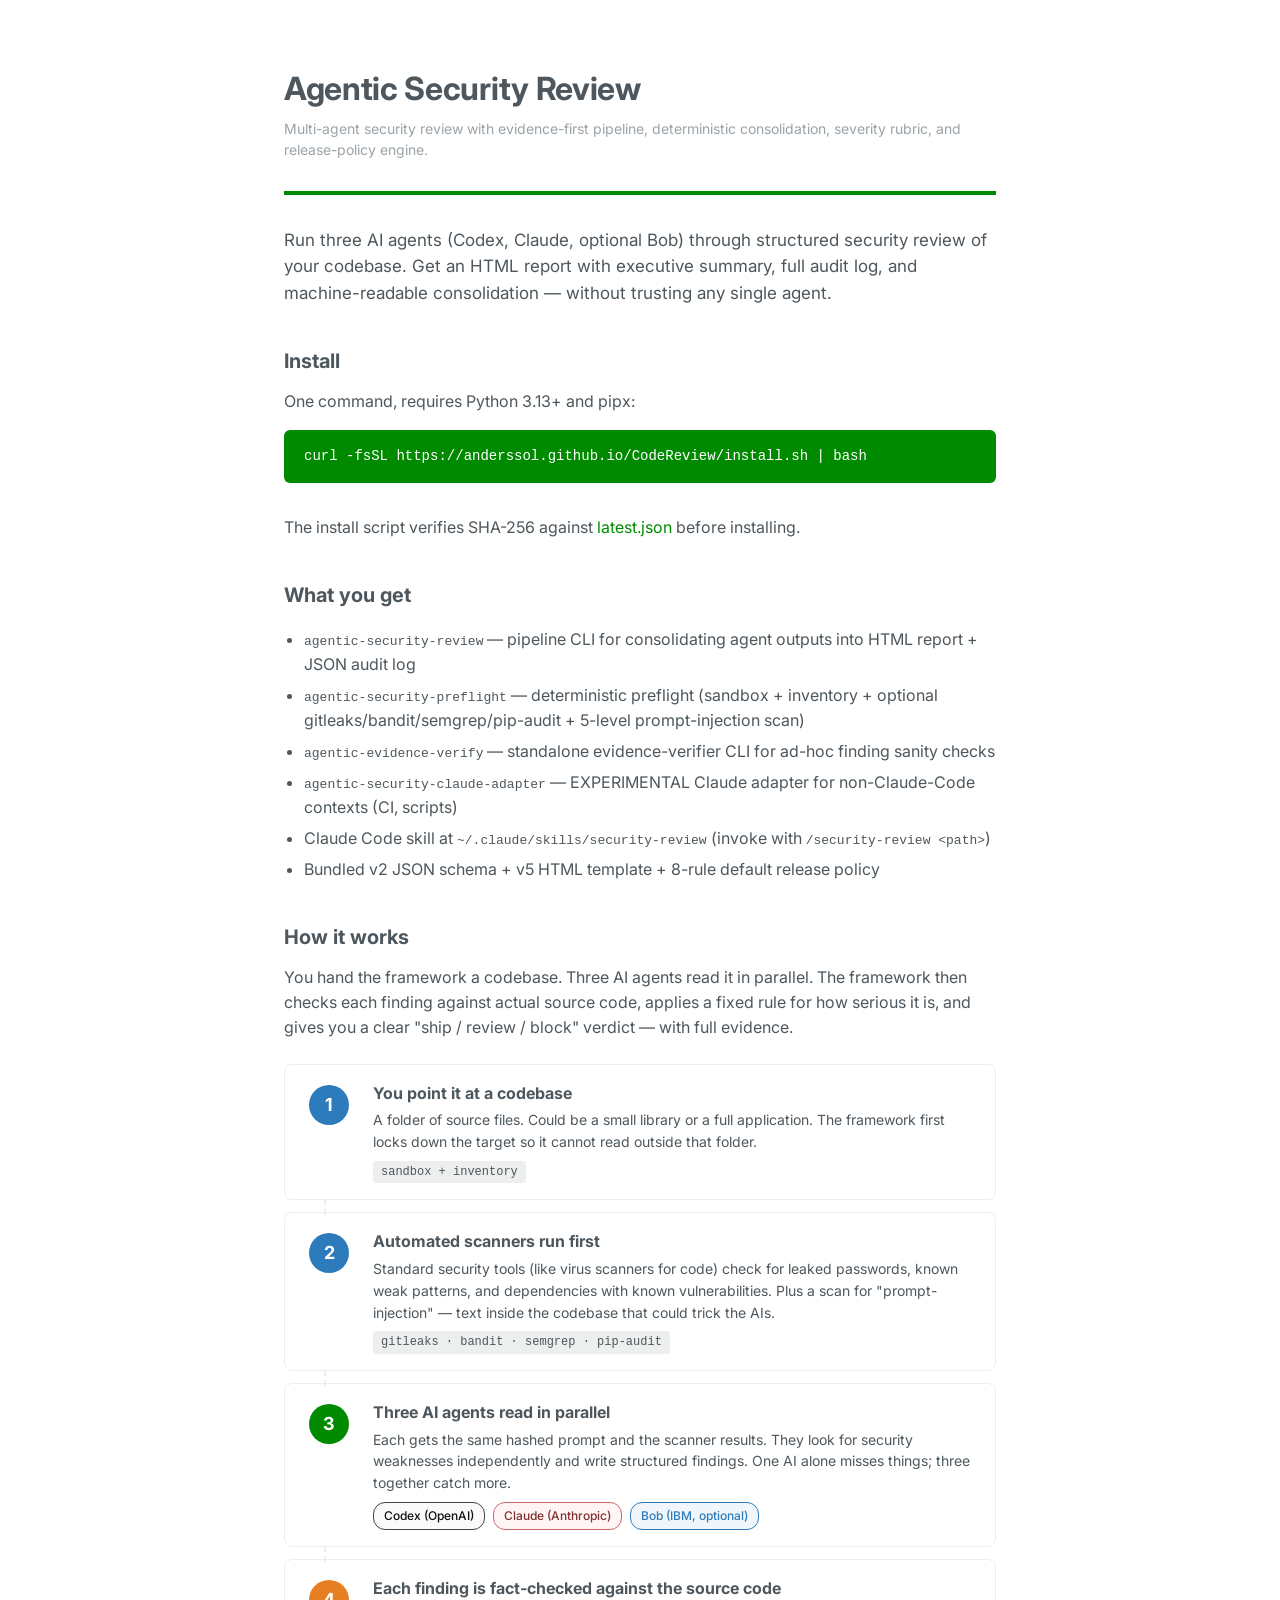
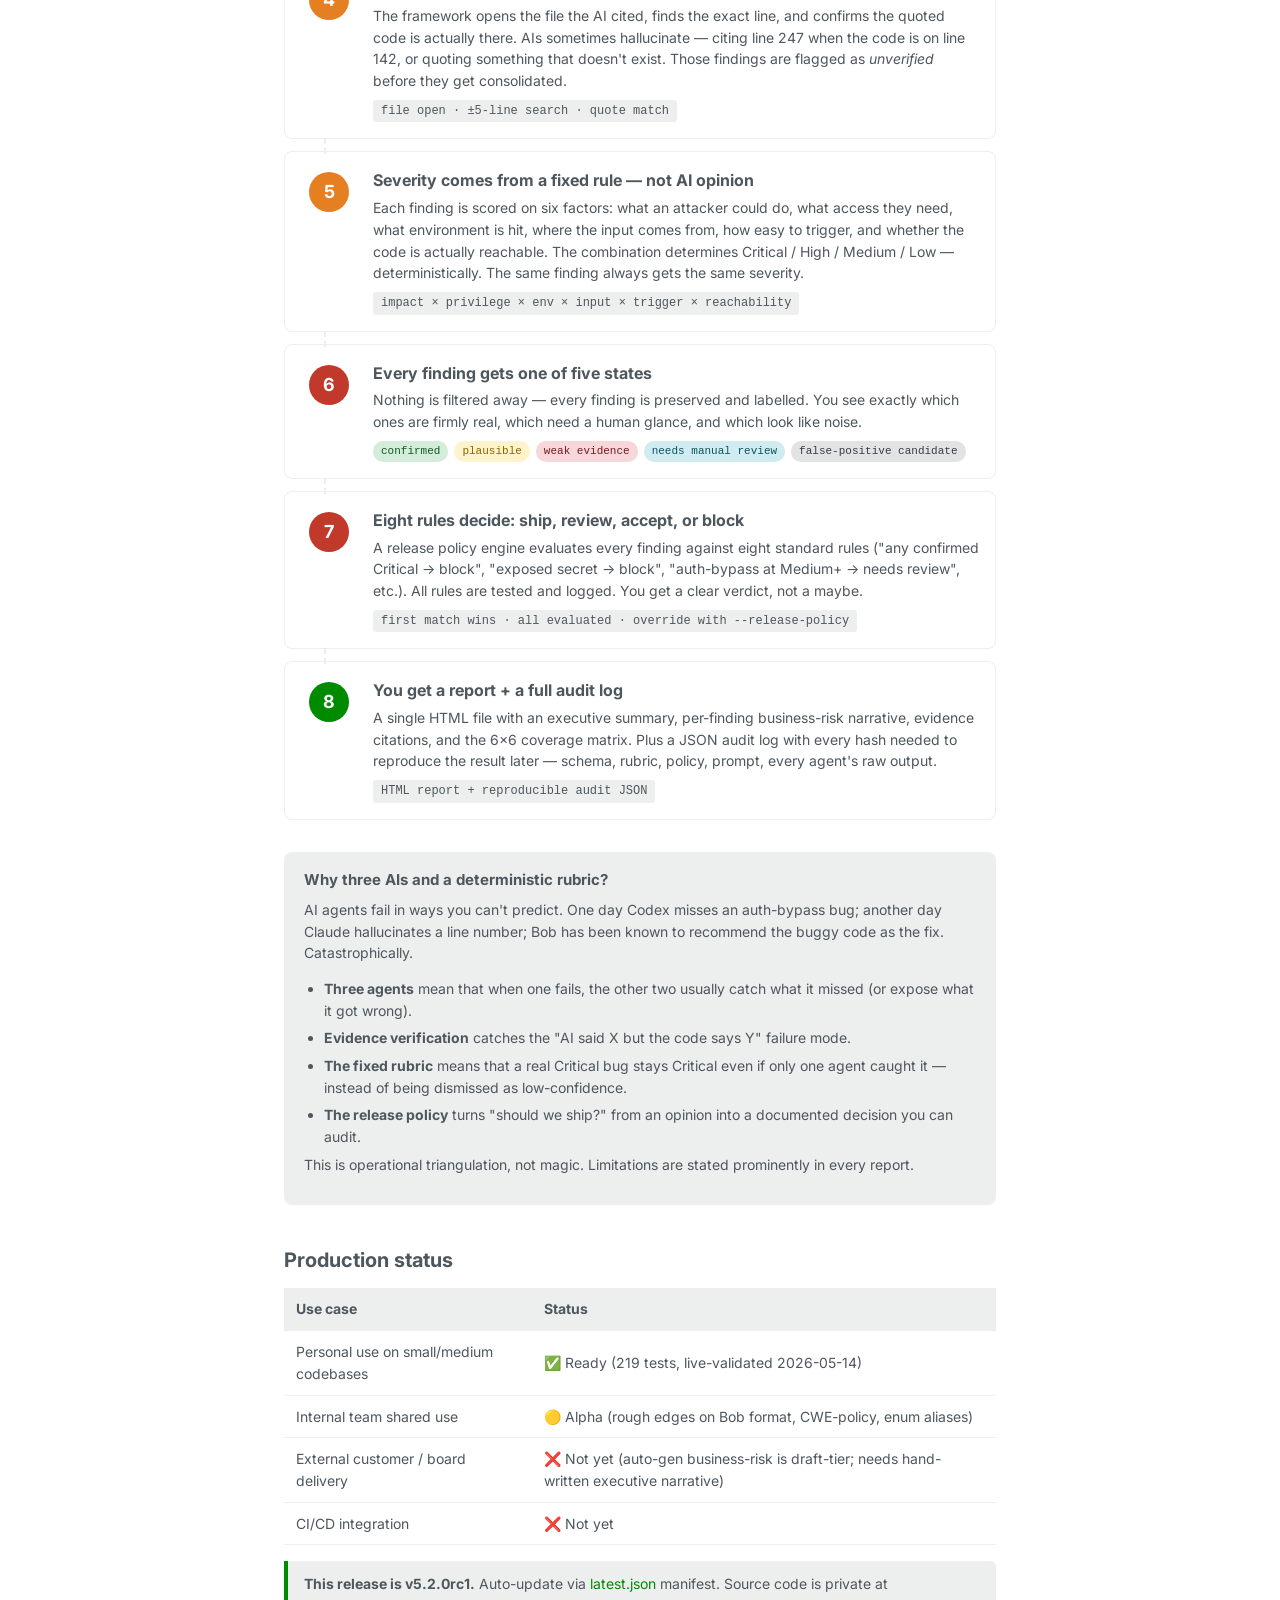
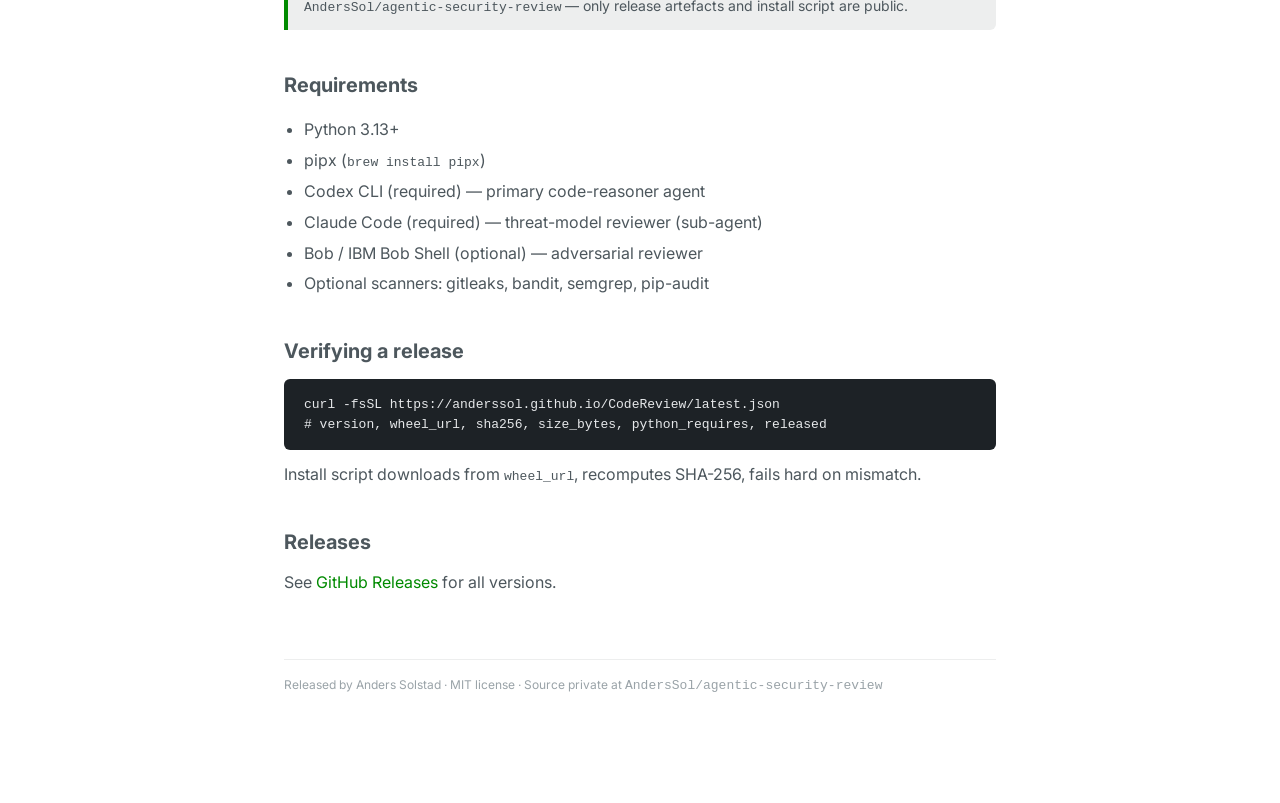
<file: docs/index.html>
<!DOCTYPE html>
<html lang="en">
<head>
<meta charset="utf-8">
<meta name="viewport" content="width=device-width, initial-scale=1">
<title>Agentic Security Review</title>
<link rel="preconnect" href="https://fonts.googleapis.com">
<link rel="preconnect" href="https://fonts.gstatic.com" crossorigin>
<link href="https://fonts.googleapis.com/css2?family=Inter:wght@300;400;700&display=swap" rel="stylesheet">
<style>
:root {
  --grey: #4D575D;
  --green: #008A00;
  --light: #EDEEEE;
  --muted: #9aa3a8;
  --orange: #E67E22;
  --red: #C0392B;
  --blue: #2D7BBA;
  --max: 760px;
}
* { box-sizing: border-box; }
html, body { margin: 0; padding: 0; }
body {
  font-family: 'Inter', Arial, sans-serif;
  font-weight: 400;
  color: var(--grey);
  background: #fff;
  line-height: 1.55;
  -webkit-font-smoothing: antialiased;
}
a { color: var(--green); text-decoration: none; }
a:hover { text-decoration: underline; }
main { max-width: var(--max); margin: 0 auto; padding: 64px 24px 96px; }
header { border-bottom: 4px solid var(--green); padding-bottom: 16px; margin-bottom: 32px; }
h1 { font-size: 32px; font-weight: 700; margin: 0; letter-spacing: -0.01em; color: var(--grey); }
h2 { font-size: 20px; font-weight: 700; margin: 40px 0 12px; color: var(--grey); }
p { margin: 0 0 14px; }
code, kbd { font-family: ui-monospace, SFMono-Regular, Menlo, monospace; font-size: 13px; }
kbd { display: inline-block; background: var(--light); padding: 2px 8px; border-radius: 3px; color: var(--grey); }
table { border-collapse: collapse; width: 100%; font-size: 14px; margin: 8px 0 16px; }
th, td { text-align: left; padding: 10px 12px; border-bottom: 1px solid var(--light); }
th { font-weight: 700; background: var(--light); }
pre {
  background: #1d2226; color: #e6e8ea; padding: 16px 20px; border-radius: 6px;
  overflow-x: auto; font-size: 13px; line-height: 1.5; margin: 12px 0;
}
.lead { font-size: 17px; color: var(--grey); margin-bottom: 28px; }
.tagline { color: var(--muted); font-size: 14px; margin-top: 4px; }
.cta {
  background: var(--green); color: #fff; padding: 16px 20px; border-radius: 6px;
  font-family: ui-monospace, SFMono-Regular, Menlo, monospace; font-size: 14px;
  user-select: all; display: block; margin: 16px 0 32px;
}
.callout {
  border-left: 4px solid var(--green); padding: 12px 16px; background: var(--light);
  font-size: 14px; border-radius: 0 6px 6px 0; margin: 16px 0;
}

/* Flow diagram — non-technical visualization */
.flow {
  margin: 24px 0 32px;
  display: grid;
  gap: 12px;
}
.flow-step {
  display: grid;
  grid-template-columns: 56px 1fr;
  gap: 16px;
  align-items: start;
  padding: 16px;
  border: 1px solid var(--light);
  border-radius: 8px;
  background: #fff;
  position: relative;
}
.flow-step::after {
  content: "";
  position: absolute;
  left: 39px;
  bottom: -16px;
  width: 0;
  height: 16px;
  border-left: 2px dashed var(--light);
  z-index: 1;
}
.flow-step:last-child::after { display: none; }
.flow-num {
  width: 40px;
  height: 40px;
  border-radius: 50%;
  display: flex;
  align-items: center;
  justify-content: center;
  font-weight: 700;
  font-size: 18px;
  color: #fff;
  background: var(--green);
  flex-shrink: 0;
  margin: 4px 0 0 8px;
}
.flow-step[data-kind="prep"] .flow-num { background: var(--blue); }
.flow-step[data-kind="check"] .flow-num { background: var(--orange); }
.flow-step[data-kind="judge"] .flow-num { background: var(--red); }
.flow-title {
  font-weight: 700;
  font-size: 16px;
  margin: 0 0 4px;
  color: var(--grey);
}
.flow-body {
  font-size: 14px;
  margin: 0;
  color: var(--grey);
}
.flow-meta {
  display: inline-block;
  margin-top: 8px;
  font-size: 12px;
  background: var(--light);
  padding: 2px 8px;
  border-radius: 3px;
  color: var(--grey);
  font-family: ui-monospace, SFMono-Regular, Menlo, monospace;
}
.agents {
  display: flex;
  gap: 8px;
  margin-top: 8px;
  flex-wrap: wrap;
}
.agent {
  font-size: 12px;
  padding: 4px 10px;
  border-radius: 12px;
  border: 1px solid var(--light);
  font-weight: 500;
}
.agent-codex { border-color: #444; color: #111; background: #fafafa; }
.agent-claude { border-color: #c66; color: #803030; background: #fff5f5; }
.agent-bob { border-color: var(--blue); color: var(--blue); background: #f0f6fc; }
.states {
  display: flex;
  gap: 6px;
  margin-top: 8px;
  flex-wrap: wrap;
  font-size: 11px;
  font-family: ui-monospace, SFMono-Regular, Menlo, monospace;
}
.state-pill {
  padding: 2px 8px;
  border-radius: 10px;
  background: var(--light);
  color: var(--grey);
}
.state-confirmed { background: #d4edda; color: #155724; }
.state-plausible { background: #fff3cd; color: #856404; }
.state-weak { background: #f8d7da; color: #721c24; }
.state-review { background: #d1ecf1; color: #0c5460; }
.state-fp { background: #e2e3e5; color: #383d41; }
.why-box {
  background: var(--light);
  border-radius: 8px;
  padding: 16px 20px;
  margin: 24px 0;
  font-size: 14px;
}
.why-box h3 {
  margin: 0 0 8px;
  font-size: 15px;
  font-weight: 700;
  color: var(--grey);
}
.why-box ul { margin: 8px 0 0; padding-left: 20px; }
@media (max-width: 520px) {
  .flow-step { grid-template-columns: 44px 1fr; gap: 12px; padding: 14px; }
  .flow-num { width: 32px; height: 32px; font-size: 15px; margin-left: 6px; }
  .flow-step::after { left: 30px; }
}
ul { padding-left: 20px; }
li { margin-bottom: 6px; }
footer { color: var(--muted); font-size: 12px; margin-top: 64px; border-top: 1px solid var(--light); padding-top: 16px; }
</style>
</head>
<body>
<main>
<header>
  <h1>Agentic Security Review</h1>
  <p class="tagline">Multi-agent security review with evidence-first pipeline, deterministic consolidation, severity rubric, and release-policy engine.</p>
</header>

<p class="lead">Run three AI agents (Codex, Claude, optional Bob) through structured security review of your codebase. Get an HTML report with executive summary, full audit log, and machine-readable consolidation — without trusting any single agent.</p>

<h2>Install</h2>
<p>One command, requires Python 3.13+ and pipx:</p>

<div class="cta">curl -fsSL https://anderssol.github.io/CodeReview/install.sh | bash</div>

<p>The install script verifies SHA-256 against <a href="latest.json">latest.json</a> before installing.</p>

<h2>What you get</h2>
<ul>
  <li><code>agentic-security-review</code> — pipeline CLI for consolidating agent outputs into HTML report + JSON audit log</li>
  <li><code>agentic-security-preflight</code> — deterministic preflight (sandbox + inventory + optional gitleaks/bandit/semgrep/pip-audit + 5-level prompt-injection scan)</li>
  <li><code>agentic-evidence-verify</code> — standalone evidence-verifier CLI for ad-hoc finding sanity checks</li>
  <li><code>agentic-security-claude-adapter</code> — EXPERIMENTAL Claude adapter for non-Claude-Code contexts (CI, scripts)</li>
  <li>Claude Code skill at <code>~/.claude/skills/security-review</code> (invoke with <code>/security-review &lt;path&gt;</code>)</li>
  <li>Bundled v2 JSON schema + v5 HTML template + 8-rule default release policy</li>
</ul>

<h2>How it works</h2>

<p>You hand the framework a codebase. Three AI agents read it in parallel. The framework then checks each finding against actual source code, applies a fixed rule for how serious it is, and gives you a clear "ship / review / block" verdict — with full evidence.</p>

<div class="flow">

  <div class="flow-step" data-kind="prep">
    <div class="flow-num">1</div>
    <div>
      <p class="flow-title">You point it at a codebase</p>
      <p class="flow-body">A folder of source files. Could be a small library or a full application. The framework first locks down the target so it cannot read outside that folder.</p>
      <span class="flow-meta">sandbox + inventory</span>
    </div>
  </div>

  <div class="flow-step" data-kind="prep">
    <div class="flow-num">2</div>
    <div>
      <p class="flow-title">Automated scanners run first</p>
      <p class="flow-body">Standard security tools (like virus scanners for code) check for leaked passwords, known weak patterns, and dependencies with known vulnerabilities. Plus a scan for "prompt-injection" — text inside the codebase that could trick the AIs.</p>
      <span class="flow-meta">gitleaks · bandit · semgrep · pip-audit</span>
    </div>
  </div>

  <div class="flow-step">
    <div class="flow-num">3</div>
    <div>
      <p class="flow-title">Three AI agents read in parallel</p>
      <p class="flow-body">Each gets the same hashed prompt and the scanner results. They look for security weaknesses independently and write structured findings. One AI alone misses things; three together catch more.</p>
      <div class="agents">
        <span class="agent agent-codex">Codex (OpenAI)</span>
        <span class="agent agent-claude">Claude (Anthropic)</span>
        <span class="agent agent-bob">Bob (IBM, optional)</span>
      </div>
    </div>
  </div>

  <div class="flow-step" data-kind="check">
    <div class="flow-num">4</div>
    <div>
      <p class="flow-title">Each finding is fact-checked against the source code</p>
      <p class="flow-body">The framework opens the file the AI cited, finds the exact line, and confirms the quoted code is actually there. AIs sometimes hallucinate — citing line 247 when the code is on line 142, or quoting something that doesn't exist. Those findings are flagged as <em>unverified</em> before they get consolidated.</p>
      <span class="flow-meta">file open · ±5-line search · quote match</span>
    </div>
  </div>

  <div class="flow-step" data-kind="check">
    <div class="flow-num">5</div>
    <div>
      <p class="flow-title">Severity comes from a fixed rule — not AI opinion</p>
      <p class="flow-body">Each finding is scored on six factors: what an attacker could do, what access they need, what environment is hit, where the input comes from, how easy to trigger, and whether the code is actually reachable. The combination determines Critical / High / Medium / Low — deterministically. The same finding always gets the same severity.</p>
      <span class="flow-meta">impact × privilege × env × input × trigger × reachability</span>
    </div>
  </div>

  <div class="flow-step" data-kind="judge">
    <div class="flow-num">6</div>
    <div>
      <p class="flow-title">Every finding gets one of five states</p>
      <p class="flow-body">Nothing is filtered away — every finding is preserved and labelled. You see exactly which ones are firmly real, which need a human glance, and which look like noise.</p>
      <div class="states">
        <span class="state-pill state-confirmed">confirmed</span>
        <span class="state-pill state-plausible">plausible</span>
        <span class="state-pill state-weak">weak evidence</span>
        <span class="state-pill state-review">needs manual review</span>
        <span class="state-pill state-fp">false-positive candidate</span>
      </div>
    </div>
  </div>

  <div class="flow-step" data-kind="judge">
    <div class="flow-num">7</div>
    <div>
      <p class="flow-title">Eight rules decide: ship, review, accept, or block</p>
      <p class="flow-body">A release policy engine evaluates every finding against eight standard rules ("any confirmed Critical → block", "exposed secret → block", "auth-bypass at Medium+ → needs review", etc.). All rules are tested and logged. You get a clear verdict, not a maybe.</p>
      <span class="flow-meta">first match wins · all evaluated · override with --release-policy</span>
    </div>
  </div>

  <div class="flow-step">
    <div class="flow-num">8</div>
    <div>
      <p class="flow-title">You get a report + a full audit log</p>
      <p class="flow-body">A single HTML file with an executive summary, per-finding business-risk narrative, evidence citations, and the 6×6 coverage matrix. Plus a JSON audit log with every hash needed to reproduce the result later — schema, rubric, policy, prompt, every agent's raw output.</p>
      <span class="flow-meta">HTML report + reproducible audit JSON</span>
    </div>
  </div>

</div>

<div class="why-box">
<h3>Why three AIs and a deterministic rubric?</h3>
<p>AI agents fail in ways you can't predict. One day Codex misses an auth-bypass bug; another day Claude hallucinates a line number; Bob has been known to recommend the buggy code as the fix. Catastrophically.</p>
<ul>
  <li><strong>Three agents</strong> mean that when one fails, the other two usually catch what it missed (or expose what it got wrong).</li>
  <li><strong>Evidence verification</strong> catches the "AI said X but the code says Y" failure mode.</li>
  <li><strong>The fixed rubric</strong> means that a real Critical bug stays Critical even if only one agent caught it — instead of being dismissed as low-confidence.</li>
  <li><strong>The release policy</strong> turns "should we ship?" from an opinion into a documented decision you can audit.</li>
</ul>
<p>This is operational triangulation, not magic. Limitations are stated prominently in every report.</p>
</div>

<h2>Production status</h2>
<table>
<thead><tr><th>Use case</th><th>Status</th></tr></thead>
<tbody>
<tr><td>Personal use on small/medium codebases</td><td>✅ Ready (219 tests, live-validated 2026-05-14)</td></tr>
<tr><td>Internal team shared use</td><td>🟡 Alpha (rough edges on Bob format, CWE-policy, enum aliases)</td></tr>
<tr><td>External customer / board delivery</td><td>❌ Not yet (auto-gen business-risk is draft-tier; needs hand-written executive narrative)</td></tr>
<tr><td>CI/CD integration</td><td>❌ Not yet</td></tr>
</tbody>
</table>

<div class="callout">
<strong>This release is v5.2.0rc1.</strong> Auto-update via <a href="latest.json">latest.json</a> manifest. Source code is private at <code>AndersSol/agentic-security-review</code> — only release artefacts and install script are public.
</div>

<h2>Requirements</h2>
<ul>
  <li>Python 3.13+</li>
  <li>pipx (<code>brew install pipx</code>)</li>
  <li>Codex CLI (required) — primary code-reasoner agent</li>
  <li>Claude Code (required) — threat-model reviewer (sub-agent)</li>
  <li>Bob / IBM Bob Shell (optional) — adversarial reviewer</li>
  <li>Optional scanners: gitleaks, bandit, semgrep, pip-audit</li>
</ul>

<h2>Verifying a release</h2>
<pre><code>curl -fsSL https://anderssol.github.io/CodeReview/latest.json
# version, wheel_url, sha256, size_bytes, python_requires, released
</code></pre>

<p>Install script downloads from <code>wheel_url</code>, recomputes SHA-256, fails hard on mismatch.</p>

<h2>Releases</h2>
<p>See <a href="https://github.com/AndersSol/CodeReview/releases">GitHub Releases</a> for all versions.</p>

<footer>
<p>Released by Anders Solstad · MIT license · Source private at <code>AndersSol/agentic-security-review</code></p>
</footer>
</main>
</body>
</html>
</file>
